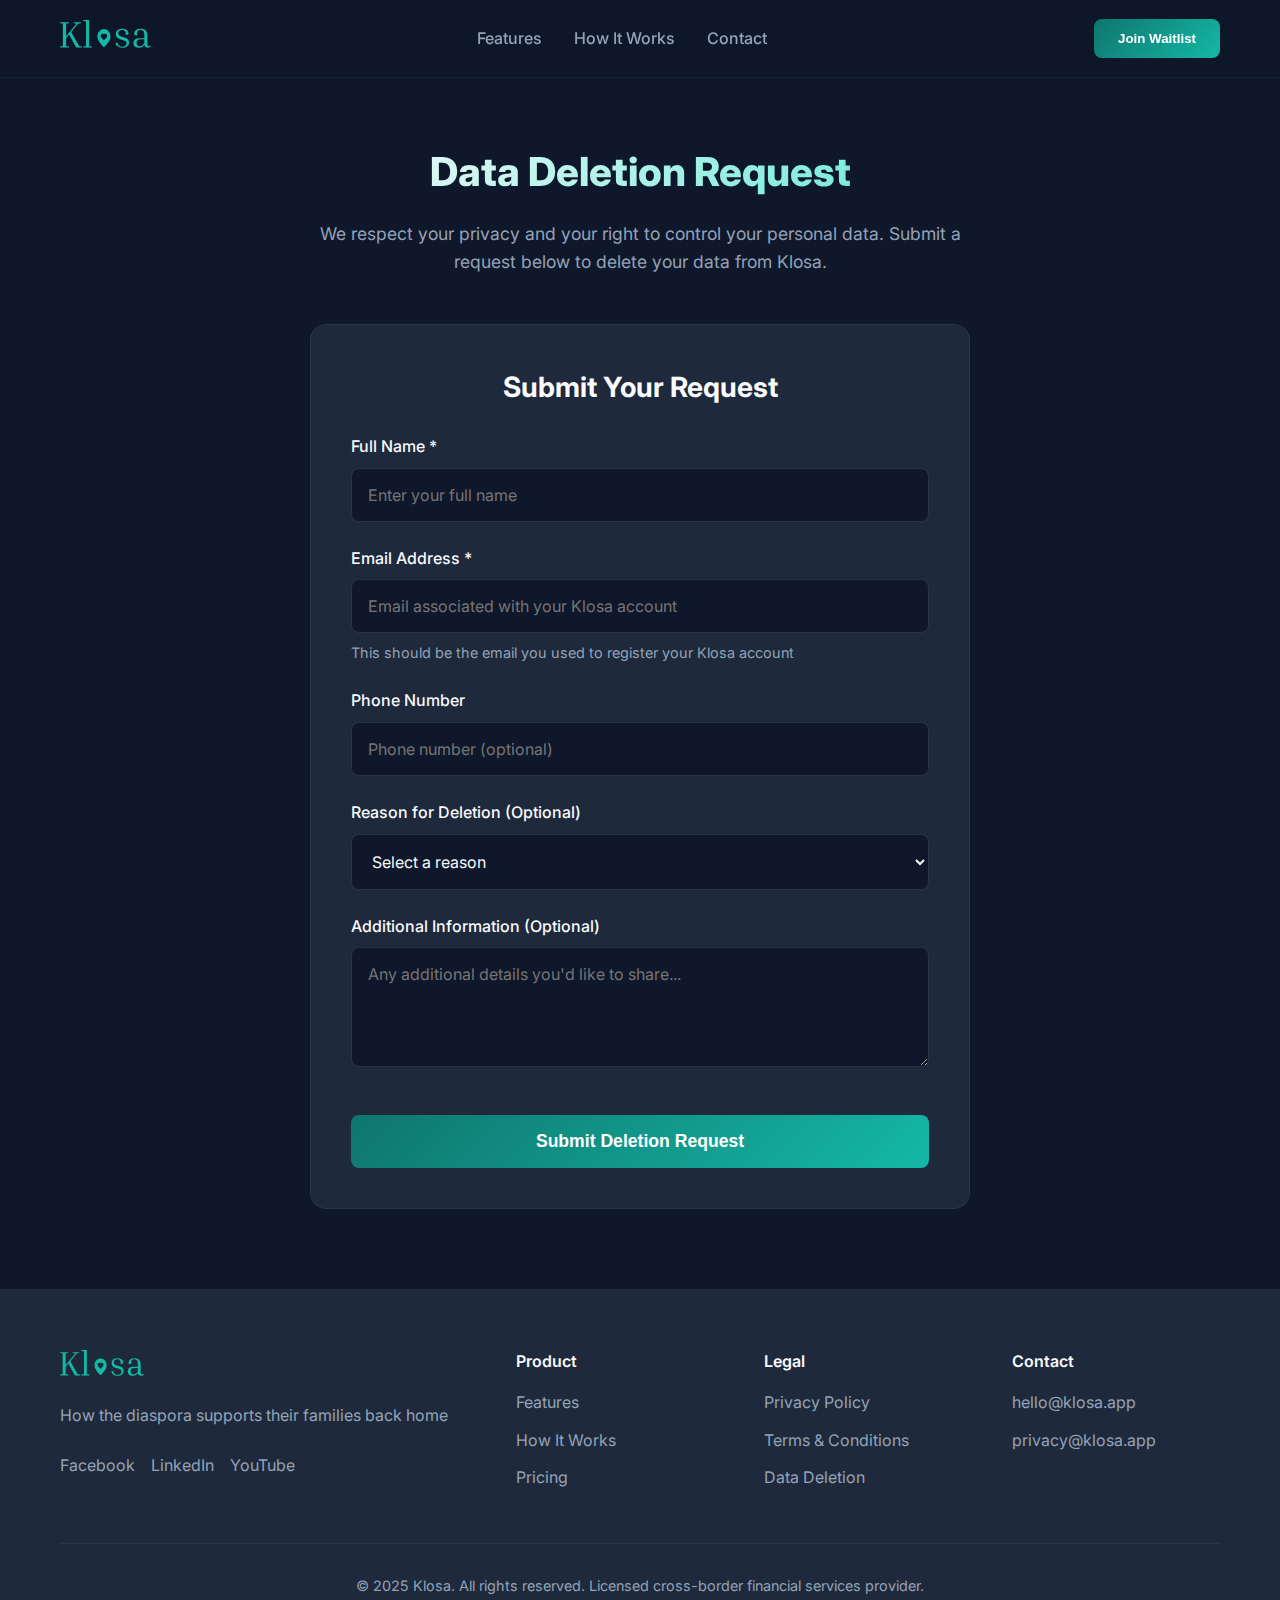
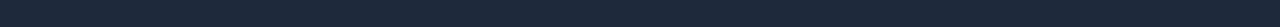
<file: data-deletion.html>
<!DOCTYPE html>
<html lang="en">
<head>
    <!-- Google tag (gtag.js) -->
    <script async src="https://www.googletagmanager.com/gtag/js?id=G-99FQP8KJYY"></script>
    <script>
      window.dataLayer = window.dataLayer || [];
      function gtag(){dataLayer.push(arguments);}
      gtag('js', new Date());

      gtag('config', 'G-99FQP8KJYY');
    </script>

    <meta charset="UTF-8">
    <meta name="viewport" content="width=device-width, initial-scale=1.0">
    <title>Data Deletion Request - Klosa</title>
    <meta name="description" content="Request deletion of your personal data from Klosa">
    <link rel="icon" type="image/svg+xml" href="fav.svg">
    <link rel="apple-touch-icon" href="fav.svg">
    <link rel="stylesheet" href="styles.css">
    <link rel="preconnect" href="https://fonts.googleapis.com">
    <link rel="preconnect" href="https://fonts.gstatic.com" crossorigin>
    <link href="https://fonts.googleapis.com/css2?family=Inter:wght@300;400;500;600;700;800&display=swap" rel="stylesheet">
    <style>
        .deletion-content {
            max-width: 700px;
            margin: 0 auto;
            padding: 140px 20px 80px;
            background: #0F172A;
        }
        .deletion-title {
            font-size: 2.5rem;
            font-weight: 800;
            margin-bottom: 1rem;
            text-align: center;
            background: linear-gradient(135deg, #F8FAFC, var(--primary-light));
            -webkit-background-clip: text;
            -webkit-text-fill-color: transparent;
            background-clip: text;
        }
        .deletion-subtitle {
            color: var(--text-gray);
            text-align: center;
            margin-bottom: 3rem;
            font-size: 1.1rem;
            line-height: 1.6;
        }
        .deletion-info {
            background: var(--dark-card);
            padding: 2rem;
            border-radius: 16px;
            border: 1px solid rgba(148, 163, 184, 0.1);
            margin-bottom: 2rem;
        }
        .deletion-info h2 {
            font-size: 1.5rem;
            color: var(--primary);
            margin-bottom: 1rem;
        }
        .deletion-info p {
            color: var(--text-gray);
            line-height: 1.8;
            margin-bottom: 1rem;
        }
        .deletion-info ul {
            color: var(--text-gray);
            line-height: 1.8;
            margin-left: 1.5rem;
            margin-bottom: 1rem;
        }
        .deletion-info ul li {
            margin-bottom: 0.5rem;
        }
        .deletion-form-container {
            background: var(--dark-card);
            padding: 2.5rem;
            border-radius: 16px;
            border: 1px solid rgba(148, 163, 184, 0.1);
        }
        .deletion-form-title {
            font-size: 1.75rem;
            font-weight: 700;
            color: var(--text-light);
            margin-bottom: 1.5rem;
            text-align: center;
        }
        .form-group {
            margin-bottom: 1.5rem;
        }
        .form-group label {
            display: block;
            color: var(--text-light);
            font-weight: 500;
            margin-bottom: 0.5rem;
        }
        .form-group input,
        .form-group select,
        .form-group textarea {
            width: 100%;
            padding: 1rem;
            border: 1px solid rgba(148, 163, 184, 0.2);
            border-radius: 8px;
            background: var(--dark-bg);
            color: var(--text-light);
            font-size: 1rem;
            font-family: 'Inter', sans-serif;
        }
        .form-group textarea {
            min-height: 120px;
            resize: vertical;
        }
        .form-group input:focus,
        .form-group select:focus,
        .form-group textarea:focus {
            outline: none;
            border-color: var(--primary);
        }
        .form-note {
            color: var(--text-gray);
            font-size: 0.9rem;
            margin-top: 0.5rem;
        }
        .submit-btn {
            width: 100%;
            background: linear-gradient(135deg, var(--gradient-start), var(--gradient-end));
            color: white;
            padding: 1rem 2rem;
            border: none;
            border-radius: 8px;
            font-weight: 600;
            font-size: 1.1rem;
            cursor: pointer;
            transition: transform 0.3s, box-shadow 0.3s;
            margin-top: 1rem;
        }
        .submit-btn:hover {
            transform: translateY(-2px);
            box-shadow: 0 10px 25px rgba(20, 184, 166, 0.3);
        }
        .success-alert {
            background: rgba(34, 197, 94, 0.1);
            border: 1px solid #22C55E;
            border-radius: 8px;
            padding: 1.5rem;
            margin-top: 1.5rem;
            display: none;
        }
        .success-alert p {
            color: #22C55E;
            text-align: center;
            margin: 0;
        }
    </style>
</head>
<body>
    <!-- Header -->
    <header class="header">
        <div class="container">
            <div class="nav">
                <div class="logo">
                    <a href="index.html">
                        <img src="Klosa_logo.svg" alt="Klosa" height="28">
                    </a>
                </div>
                <nav class="nav-links">
                    <a href="index.html#features">Features</a>
                    <a href="index.html#how-it-works">How It Works</a>
                    <a href="index.html#contact">Contact</a>
                </nav>
                <button class="btn-primary waitlist-btn">Join Waitlist</button>
            </div>
        </div>
    </header>

    <!-- Data Deletion Content -->
    <section class="deletion-content">
        <h1 class="deletion-title">Data Deletion Request</h1>
        <p class="deletion-subtitle">We respect your privacy and your right to control your personal data. Submit a request below to delete your data from Klosa.</p>

        <!--<div class="deletion-info">
            <h2>What happens when you request data deletion?</h2>
            <p>When you submit a data deletion request, we will:</p>
            <ul>
                <li>Verify your identity to protect your privacy</li>
                <li>Delete all personal data associated with your account</li>
                <li>Remove your transaction history and payment information</li>
                <li>Deactivate your account permanently</li>
                <li>Send you a confirmation email within 30 days</li>
            </ul>
            <p><strong>Please note:</strong> This action is irreversible. Once your data is deleted, you will not be able to recover your account or any associated information.</p>
        </div>-->

        <div class="deletion-form-container">
            <h2 class="deletion-form-title">Submit Your Request</h2>
            <form id="deletionForm">
                <div class="form-group">
                    <label for="fullName">Full Name *</label>
                    <input type="text" id="fullName" name="fullName" required placeholder="Enter your full name">
                </div>

                <div class="form-group">
                    <label for="email">Email Address *</label>
                    <input type="email" id="email" name="email" required placeholder="Email associated with your Klosa account">
                    <p class="form-note">This should be the email you used to register your Klosa account</p>
                </div>

                <div class="form-group">
                    <label for="phone">Phone Number</label>
                    <input type="tel" id="phone" name="phone" placeholder="Phone number (optional)">
                </div>

                <div class="form-group">
                    <label for="reason">Reason for Deletion (Optional)</label>
                    <select id="reason" name="reason">
                        <option value="">Select a reason</option>
                        <option value="no_longer_needed">No longer need the service</option>
                        <option value="privacy_concerns">Privacy concerns</option>
                        <option value="switching_service">Switching to another service</option>
                        <option value="other">Other</option>
                    </select>
                </div>

                <div class="form-group">
                    <label for="additionalInfo">Additional Information (Optional)</label>
                    <textarea id="additionalInfo" name="additionalInfo" placeholder="Any additional details you'd like to share..."></textarea>
                </div>

                <button type="submit" class="submit-btn">Submit Deletion Request</button>

                <div id="successAlert" class="success-alert">
                    <p>✅ Your data deletion request has been submitted successfully. We will process your request and send a confirmation email to your registered address within 30 days.</p>
                </div>
            </form>
        </div>
    </section>

    <!-- Footer -->
    <footer id="contact" class="footer">
        <div class="container">
            <div class="footer-grid">
                <div class="footer-col">
                    <div class="footer-logo">
                        <img src="Klosa_logo.svg" alt="Klosa" height="26">
                    </div>
                    <p class="footer-tagline">How the diaspora supports their families back home</p>
                    <div class="social-links">
                        <a href="https://www.facebook.com/profile.php?id=61578958076993" target="_blank" aria-label="Facebook">Facebook</a>
                        <a href="https://www.linkedin.com/company/klosa-inc/about/?viewAsMember=true" target="_blank" aria-label="LinkedIn">LinkedIn</a>
                        <a href="https://www.youtube.com/@KlosaInc" target="_blank" aria-label="YouTube">YouTube</a>
                    </div>
                </div>

                <div class="footer-col">
                    <h4 class="footer-heading">Product</h4>
                    <ul class="footer-links">
                        <li><a href="index.html#features">Features</a></li>
                        <li><a href="index.html#how-it-works">How It Works</a></li>
                        <li><a href="#">Pricing</a></li>
                    </ul>
                </div>

                <div class="footer-col">
                    <h4 class="footer-heading">Legal</h4>
                    <ul class="footer-links">
                        <li><a href="privacy.html">Privacy Policy</a></li>
                        <li><a href="terms.html">Terms & Conditions</a></li>
                        <li><a href="data-deletion.html">Data Deletion</a></li>
                    </ul>
                </div>

                <div class="footer-col">
                    <h4 class="footer-heading">Contact</h4>
                    <ul class="footer-links">
                        <li><a href="mailto:hello@klosa.app">hello@klosa.app</a></li>
                        <li><a href="mailto:privacy@klosa.app">privacy@klosa.app</a></li>
                    </ul>
                </div>
            </div>

            <div class="footer-bottom">
                <p>&copy; 2025 Klosa. All rights reserved. Licensed cross-border financial services provider.</p>
            </div>
        </div>
    </footer>

    <!-- Waitlist Modal -->
    <div id="waitlistModal" class="modal">
        <div class="modal-content">
            <span class="modal-close">&times;</span>
            <h2 class="modal-title">Join the Waitlist</h2>
            <p class="modal-subtitle">Be among the first to experience Klosa when we launch.</p>
            <form id="waitlistForm" class="waitlist-form">
                <input type="text" name="name" placeholder="Full Name" required>
                <input type="email" name="email" placeholder="Email Address" required>
                <input type="tel" name="phone" placeholder="Phone Number (optional)">
                <select name="country" required>
                    <option value="">Where do you send money to?</option>
                    <option value="GH">Ghana</option>
                    <option value="NG">Nigeria</option>
                    <option value="KE">Kenya</option>
                    <option value="OTHER">Other</option>
                </select>
                <button type="submit" class="btn-primary btn-block">Join Waitlist</button>
            </form>
            <div id="successMessage" class="success-message" style="display: none;">
                <p>✅ Thank you! You're on the waitlist. We'll notify you when Klosa launches.</p>
            </div>
        </div>
    </div>

    <script src="script.js"></script>
    <script>
        // Handle data deletion form submission
        const deletionForm = document.getElementById('deletionForm');
        const successAlert = document.getElementById('successAlert');

        deletionForm.addEventListener('submit', async (e) => {
            e.preventDefault();

            const formData = new FormData(deletionForm);
            const data = {
                fullName: formData.get('fullName'),
                email: formData.get('email'),
                phone: formData.get('phone'),
                reason: formData.get('reason'),
                additionalInfo: formData.get('additionalInfo'),
                timestamp: new Date().toISOString()
            };

            // In production, send this to your backend
            console.log('Data deletion request:', data);

            // Simulate API call
            await new Promise(resolve => setTimeout(resolve, 1000));

            // Show success message
            deletionForm.style.display = 'none';
            successAlert.style.display = 'block';

            // Optional: Send to your backend or email service
            // await fetch('YOUR_BACKEND_URL/api/data-deletion-request', {
            //     method: 'POST',
            //     headers: { 'Content-Type': 'application/json' },
            //     body: JSON.stringify(data)
            // });

            // Scroll to success message
            successAlert.scrollIntoView({ behavior: 'smooth', block: 'center' });
        });
    </script>

    <!--Start of Tawk.to Script-->
    <script type="text/javascript">
    var Tawk_API=Tawk_API||{}, Tawk_LoadStart=new Date();
    (function(){
    var s1=document.createElement("script"),s0=document.getElementsByTagName("script")[0];
    s1.async=true;
    s1.src='https://embed.tawk.to/68e3c141938202194d0a29dc/1j6sqlpt3';
    s1.charset='UTF-8';
    s1.setAttribute('crossorigin','*');
    s0.parentNode.insertBefore(s1,s0);
    })();
    </script>
    <!--End of Tawk.to Script-->
</body>
</html>
</file>
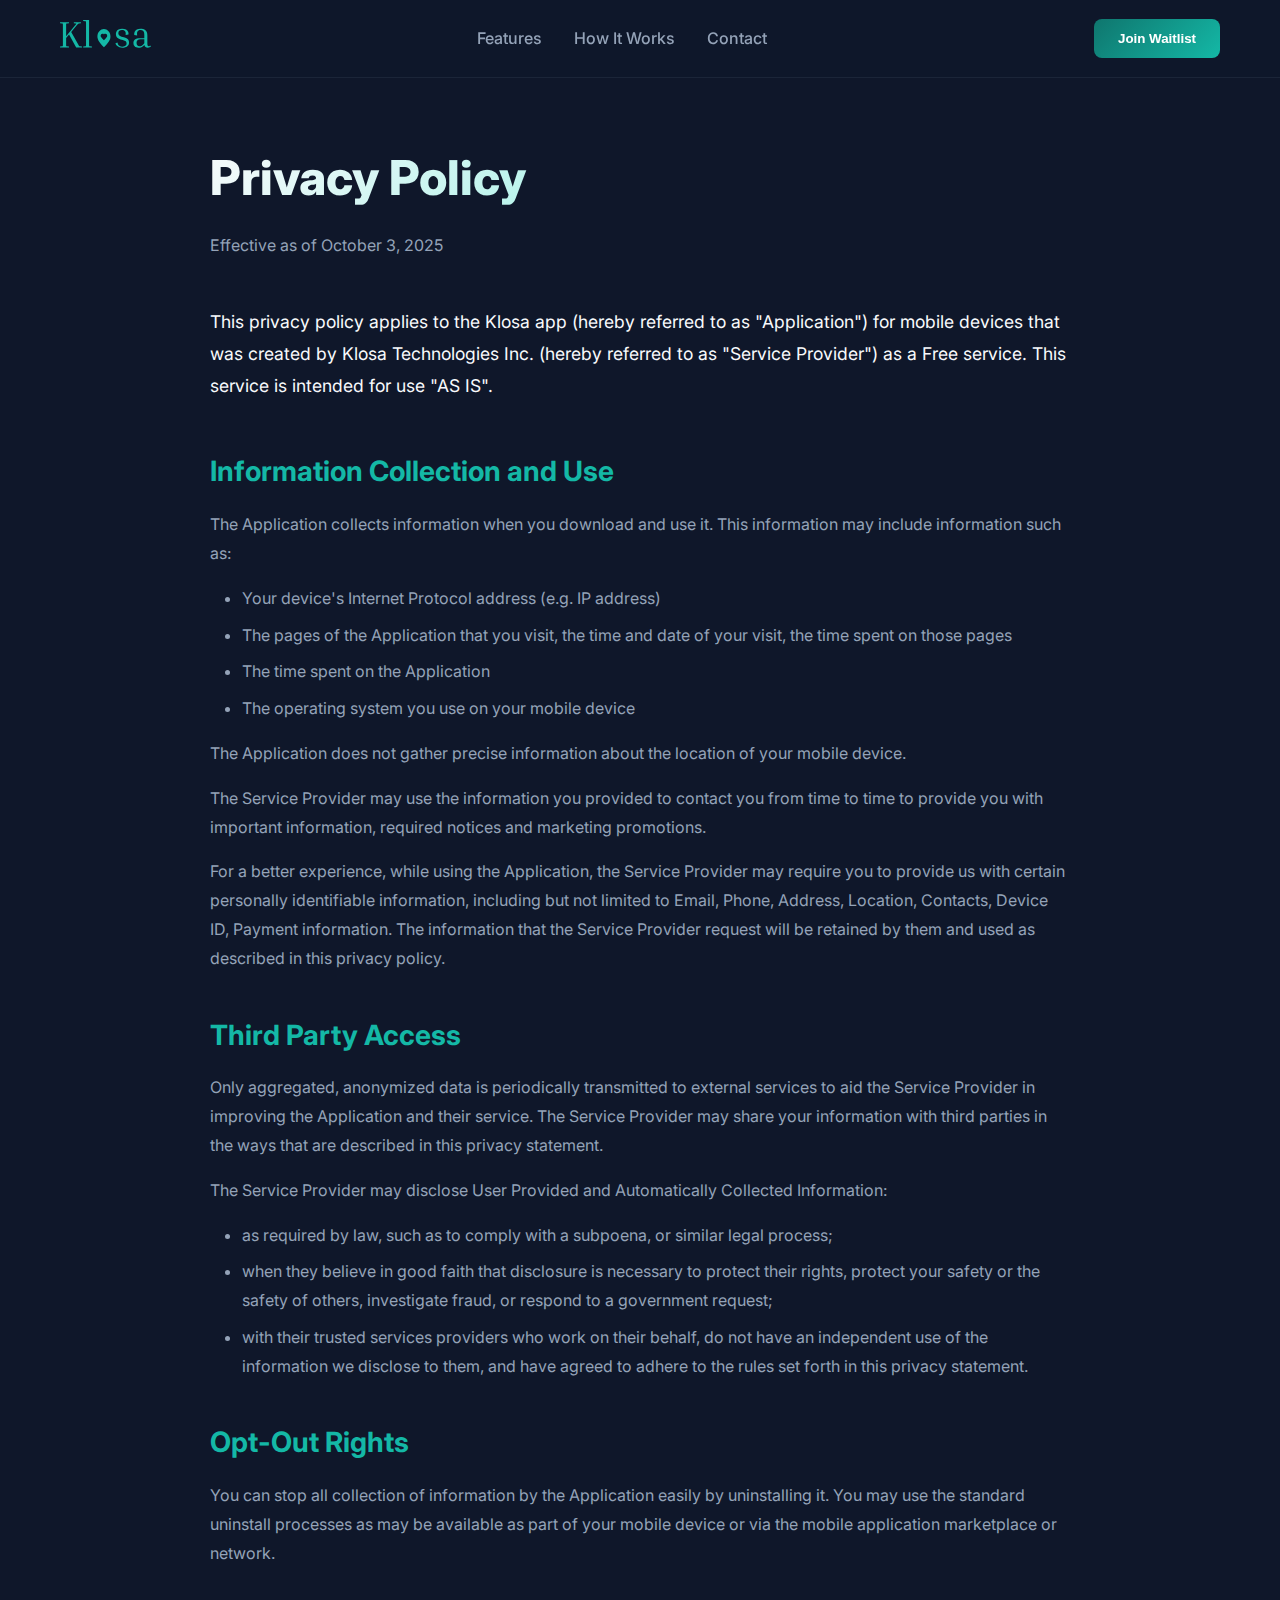
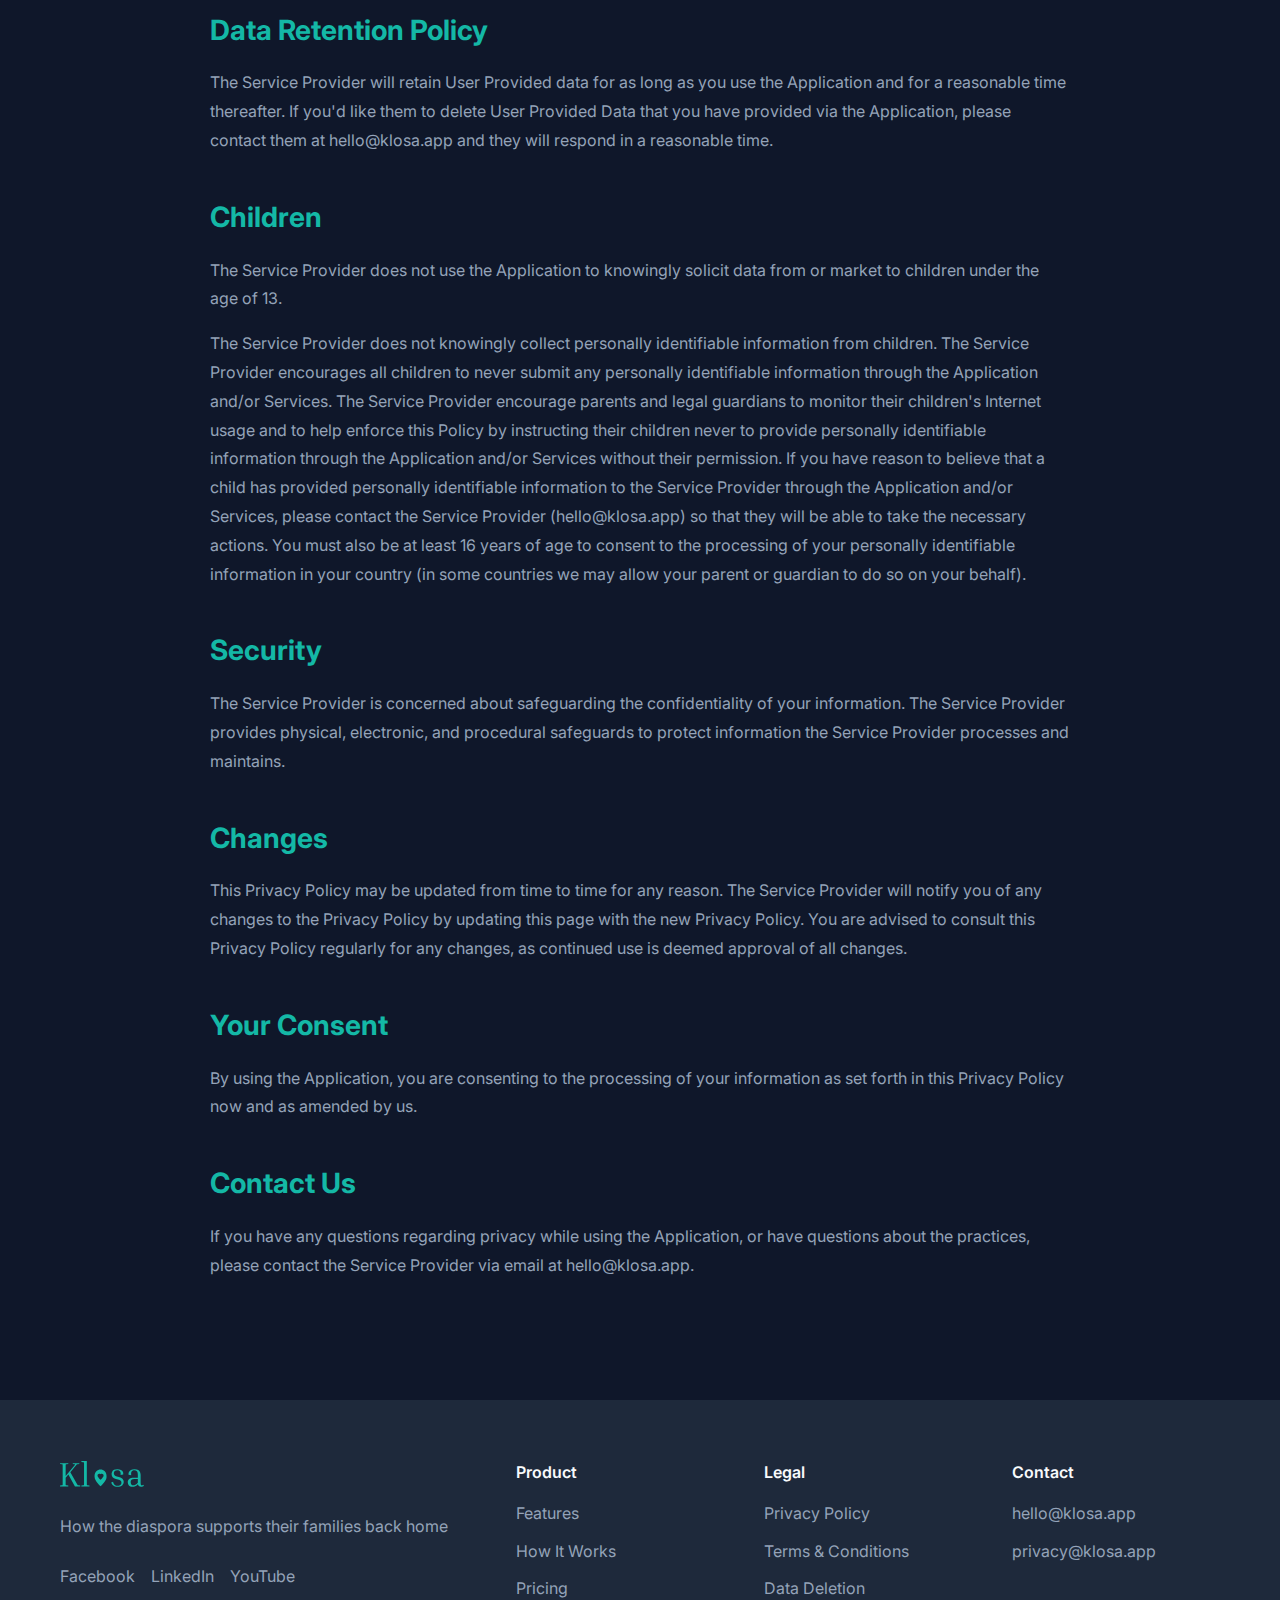
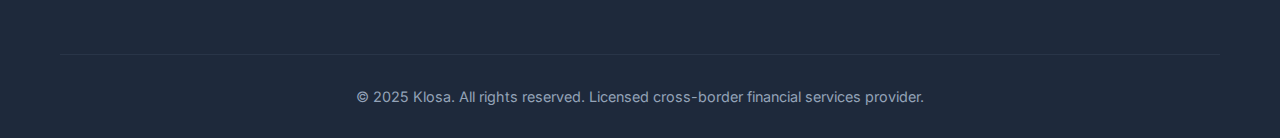
<file: privacy.html>
<!DOCTYPE html>
<html lang="en">
<head>
    <!-- Google tag (gtag.js) -->
    <script async src="https://www.googletagmanager.com/gtag/js?id=G-99FQP8KJYY"></script>
    <script>
      window.dataLayer = window.dataLayer || [];
      function gtag(){dataLayer.push(arguments);}
      gtag('js', new Date());

      gtag('config', 'G-99FQP8KJYY');
    </script>

    <meta charset="UTF-8">
    <meta name="viewport" content="width=device-width, initial-scale=1.0">
    <title>Privacy Policy - Klosa</title>
    <meta name="description" content="Klosa Privacy Policy - How we collect, use, and protect your information">
    <link rel="icon" type="image/svg+xml" href="fav.svg">
    <link rel="apple-touch-icon" href="fav.svg">
    <link rel="stylesheet" href="styles.css">
    <link rel="preconnect" href="https://fonts.googleapis.com">
    <link rel="preconnect" href="https://fonts.gstatic.com" crossorigin>
    <link href="https://fonts.googleapis.com/css2?family=Inter:wght@300;400;500;600;700;800&display=swap" rel="stylesheet">
    <style>
        .policy-content {
            max-width: 900px;
            margin: 0 auto;
            padding: 140px 20px 80px;
            background: #0F172A;
            color: var(--text-light);
        }
        .policy-title {
            font-size: 3rem;
            font-weight: 800;
            margin-bottom: 1rem;
            background: linear-gradient(135deg, #F8FAFC, var(--primary-light));
            -webkit-background-clip: text;
            -webkit-text-fill-color: transparent;
            background-clip: text;
        }
        .policy-date {
            color: var(--text-gray);
            margin-bottom: 3rem;
            font-size: 1rem;
        }
        .policy-section {
            margin-bottom: 2.5rem;
        }
        .policy-section h2 {
            font-size: 1.75rem;
            font-weight: 700;
            color: var(--primary);
            margin-bottom: 1rem;
        }
        .policy-section p {
            color: var(--text-gray);
            line-height: 1.8;
            margin-bottom: 1rem;
        }
        .policy-section ul {
            color: var(--text-gray);
            line-height: 1.8;
            margin-left: 2rem;
            margin-bottom: 1rem;
        }
        .policy-section ul li {
            margin-bottom: 0.5rem;
        }
        .policy-intro {
            font-size: 1.1rem;
            color: var(--text-light);
            margin-bottom: 3rem;
            line-height: 1.8;
        }
    </style>
</head>
<body>
    <!-- Header -->
    <header class="header">
        <div class="container">
            <div class="nav">
                <div class="logo">
                    <a href="index.html">
                        <img src="Klosa_logo.svg" alt="Klosa" height="28">
                    </a>
                </div>
                <nav class="nav-links">
                    <a href="index.html#features">Features</a>
                    <a href="index.html#how-it-works">How It Works</a>
                    <a href="index.html#contact">Contact</a>
                </nav>
                <button class="btn-primary waitlist-btn">Join Waitlist</button>
            </div>
        </div>
    </header>

    <!-- Privacy Policy Content -->
    <section class="policy-content">
        <h1 class="policy-title">Privacy Policy</h1>
        <p class="policy-date">Effective as of October 3, 2025</p>

        <p class="policy-intro">This privacy policy applies to the Klosa app (hereby referred to as "Application") for mobile devices that was created by Klosa Technologies Inc. (hereby referred to as "Service Provider") as a Free service. This service is intended for use "AS IS".</p>

        <div class="policy-section">
            <h2>Information Collection and Use</h2>
            <p>The Application collects information when you download and use it. This information may include information such as:</p>
            <ul>
                <li>Your device's Internet Protocol address (e.g. IP address)</li>
                <li>The pages of the Application that you visit, the time and date of your visit, the time spent on those pages</li>
                <li>The time spent on the Application</li>
                <li>The operating system you use on your mobile device</li>
            </ul>
            <p>The Application does not gather precise information about the location of your mobile device.</p>
            <p>The Service Provider may use the information you provided to contact you from time to time to provide you with important information, required notices and marketing promotions.</p>
            <p>For a better experience, while using the Application, the Service Provider may require you to provide us with certain personally identifiable information, including but not limited to Email, Phone, Address, Location, Contacts, Device ID, Payment information. The information that the Service Provider request will be retained by them and used as described in this privacy policy.</p>
        </div>

        <div class="policy-section">
            <h2>Third Party Access</h2>
            <p>Only aggregated, anonymized data is periodically transmitted to external services to aid the Service Provider in improving the Application and their service. The Service Provider may share your information with third parties in the ways that are described in this privacy statement.</p>
            <p>The Service Provider may disclose User Provided and Automatically Collected Information:</p>
            <ul>
                <li>as required by law, such as to comply with a subpoena, or similar legal process;</li>
                <li>when they believe in good faith that disclosure is necessary to protect their rights, protect your safety or the safety of others, investigate fraud, or respond to a government request;</li>
                <li>with their trusted services providers who work on their behalf, do not have an independent use of the information we disclose to them, and have agreed to adhere to the rules set forth in this privacy statement.</li>
            </ul>
        </div>

        <div class="policy-section">
            <h2>Opt-Out Rights</h2>
            <p>You can stop all collection of information by the Application easily by uninstalling it. You may use the standard uninstall processes as may be available as part of your mobile device or via the mobile application marketplace or network.</p>
        </div>

        <div class="policy-section">
            <h2>Data Retention Policy</h2>
            <p>The Service Provider will retain User Provided data for as long as you use the Application and for a reasonable time thereafter. If you'd like them to delete User Provided Data that you have provided via the Application, please contact them at hello@klosa.app and they will respond in a reasonable time.</p>
        </div>

        <div class="policy-section">
            <h2>Children</h2>
            <p>The Service Provider does not use the Application to knowingly solicit data from or market to children under the age of 13.</p>
            <p>The Service Provider does not knowingly collect personally identifiable information from children. The Service Provider encourages all children to never submit any personally identifiable information through the Application and/or Services. The Service Provider encourage parents and legal guardians to monitor their children's Internet usage and to help enforce this Policy by instructing their children never to provide personally identifiable information through the Application and/or Services without their permission. If you have reason to believe that a child has provided personally identifiable information to the Service Provider through the Application and/or Services, please contact the Service Provider (hello@klosa.app) so that they will be able to take the necessary actions. You must also be at least 16 years of age to consent to the processing of your personally identifiable information in your country (in some countries we may allow your parent or guardian to do so on your behalf).</p>
        </div>

        <div class="policy-section">
            <h2>Security</h2>
            <p>The Service Provider is concerned about safeguarding the confidentiality of your information. The Service Provider provides physical, electronic, and procedural safeguards to protect information the Service Provider processes and maintains.</p>
        </div>

        <div class="policy-section">
            <h2>Changes</h2>
            <p>This Privacy Policy may be updated from time to time for any reason. The Service Provider will notify you of any changes to the Privacy Policy by updating this page with the new Privacy Policy. You are advised to consult this Privacy Policy regularly for any changes, as continued use is deemed approval of all changes.</p>
        </div>

        <div class="policy-section">
            <h2>Your Consent</h2>
            <p>By using the Application, you are consenting to the processing of your information as set forth in this Privacy Policy now and as amended by us.</p>
        </div>

        <div class="policy-section">
            <h2>Contact Us</h2>
            <p>If you have any questions regarding privacy while using the Application, or have questions about the practices, please contact the Service Provider via email at hello@klosa.app.</p>
        </div>
    </section>

    <!-- Footer -->
    <footer id="contact" class="footer">
        <div class="container">
            <div class="footer-grid">
                <div class="footer-col">
                    <div class="footer-logo">
                        <img src="Klosa_logo.svg" alt="Klosa" height="26">
                    </div>
                    <p class="footer-tagline">How the diaspora supports their families back home</p>
                    <div class="social-links">
                        <a href="https://www.facebook.com/profile.php?id=61578958076993" target="_blank" aria-label="Facebook">Facebook</a>
                        <a href="https://www.linkedin.com/company/klosa-inc/about/?viewAsMember=true" target="_blank" aria-label="LinkedIn">LinkedIn</a>
                        <a href="https://www.youtube.com/@KlosaInc" target="_blank" aria-label="YouTube">YouTube</a>
                    </div>
                </div>

                <div class="footer-col">
                    <h4 class="footer-heading">Product</h4>
                    <ul class="footer-links">
                        <li><a href="index.html#features">Features</a></li>
                        <li><a href="index.html#how-it-works">How It Works</a></li>
                        <li><a href="#">Pricing</a></li>
                    </ul>
                </div>

                <div class="footer-col">
                    <h4 class="footer-heading">Legal</h4>
                    <ul class="footer-links">
                        <li><a href="privacy.html">Privacy Policy</a></li>
                        <li><a href="terms.html">Terms & Conditions</a></li>
                        <li><a href="#">Data Deletion</a></li>
                    </ul>
                </div>

                <div class="footer-col">
                    <h4 class="footer-heading">Contact</h4>
                    <ul class="footer-links">
                        <li><a href="mailto:hello@klosa.app">hello@klosa.app</a></li>
                        <li><a href="mailto:privacy@klosa.app">privacy@klosa.app</a></li>
                    </ul>
                </div>
            </div>

            <div class="footer-bottom">
                <p>&copy; 2025 Klosa. All rights reserved. Licensed cross-border financial services provider.</p>
            </div>
        </div>
    </footer>

    <!-- Waitlist Modal -->
    <div id="waitlistModal" class="modal">
        <div class="modal-content">
            <span class="modal-close">&times;</span>
            <h2 class="modal-title">Join the Waitlist</h2>
            <p class="modal-subtitle">Be among the first to experience Klosa when we launch.</p>
            <form id="waitlistForm" class="waitlist-form">
                <input type="text" name="name" placeholder="Full Name" required>
                <input type="email" name="email" placeholder="Email Address" required>
                <input type="tel" name="phone" placeholder="Phone Number (optional)">
                <select name="country" required>
                    <option value="">Where do you send money to?</option>
                    <option value="GH">Ghana</option>
                    <option value="NG">Nigeria</option>
                    <option value="KE">Kenya</option>
                    <option value="OTHER">Other</option>
                </select>
                <button type="submit" class="btn-primary btn-block">Join Waitlist</button>
            </form>
            <div id="successMessage" class="success-message" style="display: none;">
                <p>✅ Thank you! You're on the waitlist. We'll notify you when Klosa launches.</p>
            </div>
        </div>
    </div>

    <script src="script.js"></script>

    <!--Start of Tawk.to Script-->
    <script type="text/javascript">
    var Tawk_API=Tawk_API||{}, Tawk_LoadStart=new Date();
    (function(){
    var s1=document.createElement("script"),s0=document.getElementsByTagName("script")[0];
    s1.async=true;
    s1.src='https://embed.tawk.to/68e3c141938202194d0a29dc/1j6sqlpt3';
    s1.charset='UTF-8';
    s1.setAttribute('crossorigin','*');
    s0.parentNode.insertBefore(s1,s0);
    })();
    </script>
    <!--End of Tawk.to Script-->
</body>
</html>
</file>
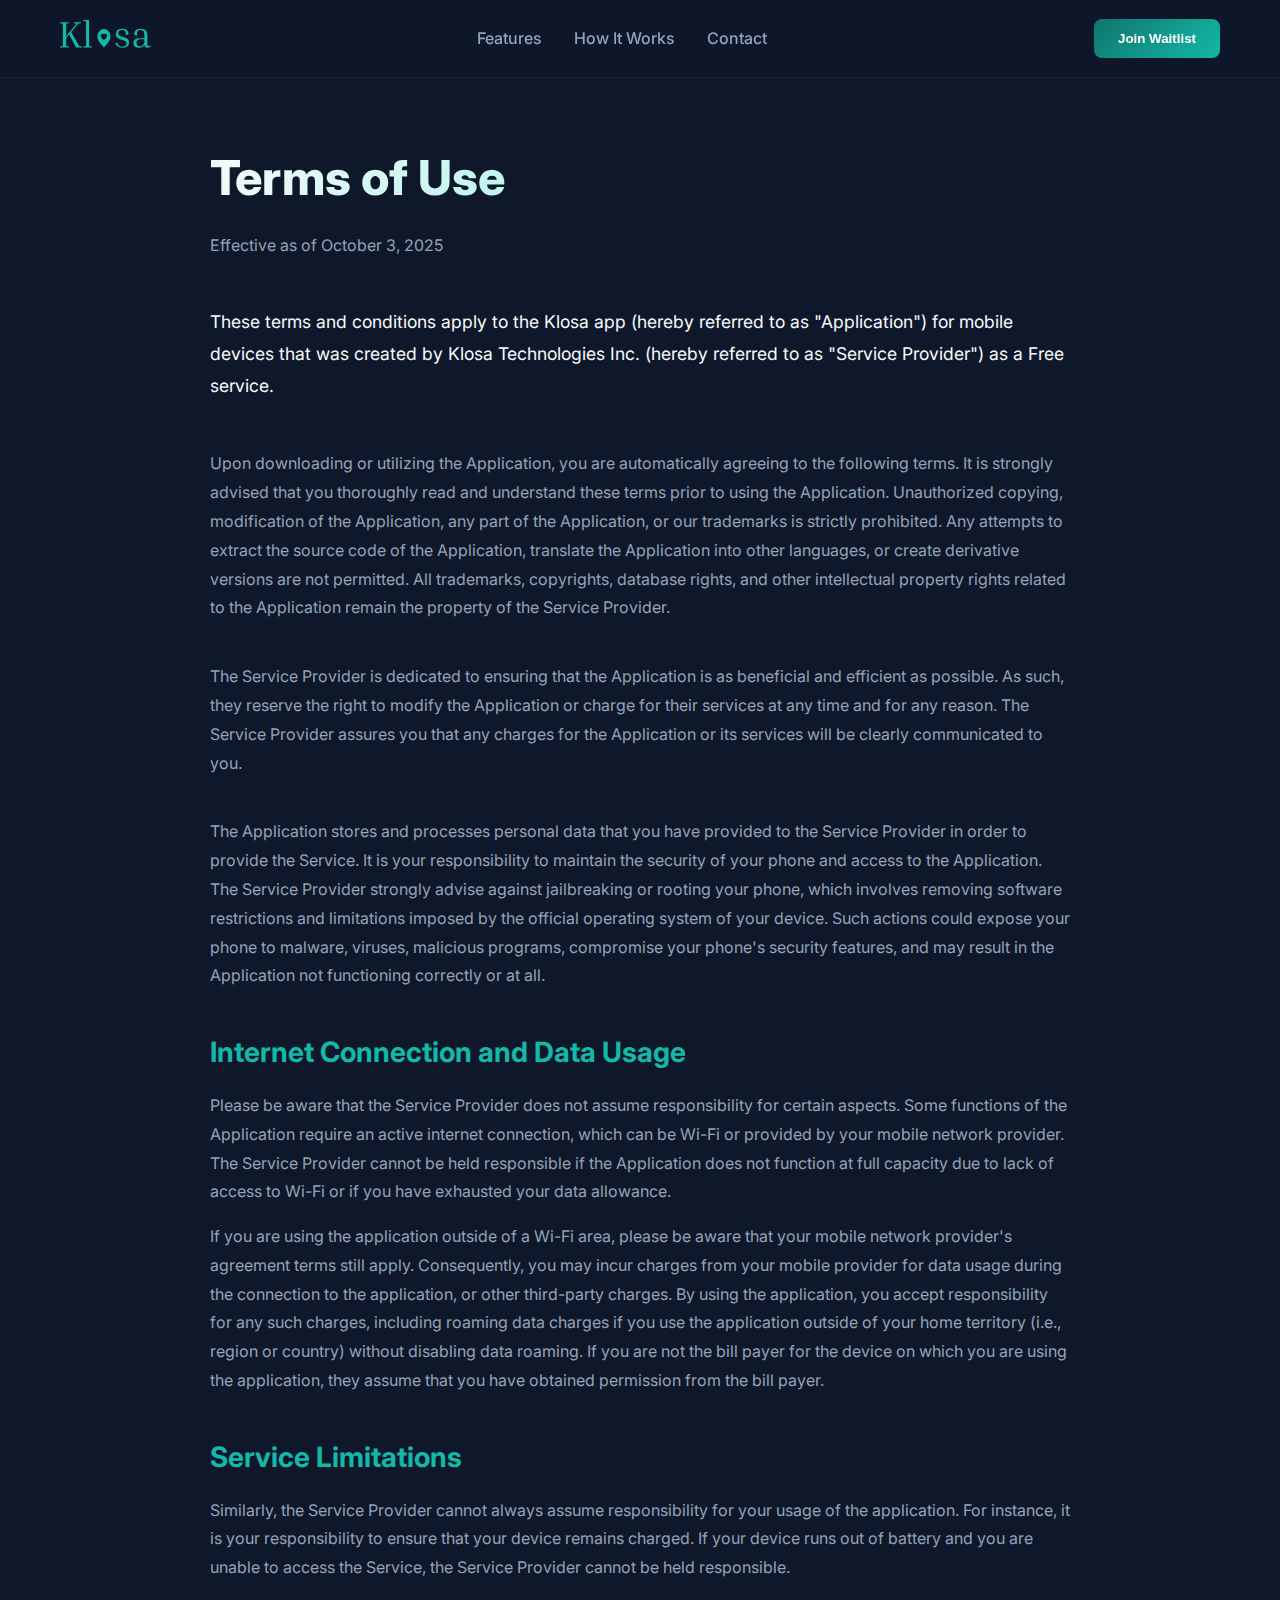
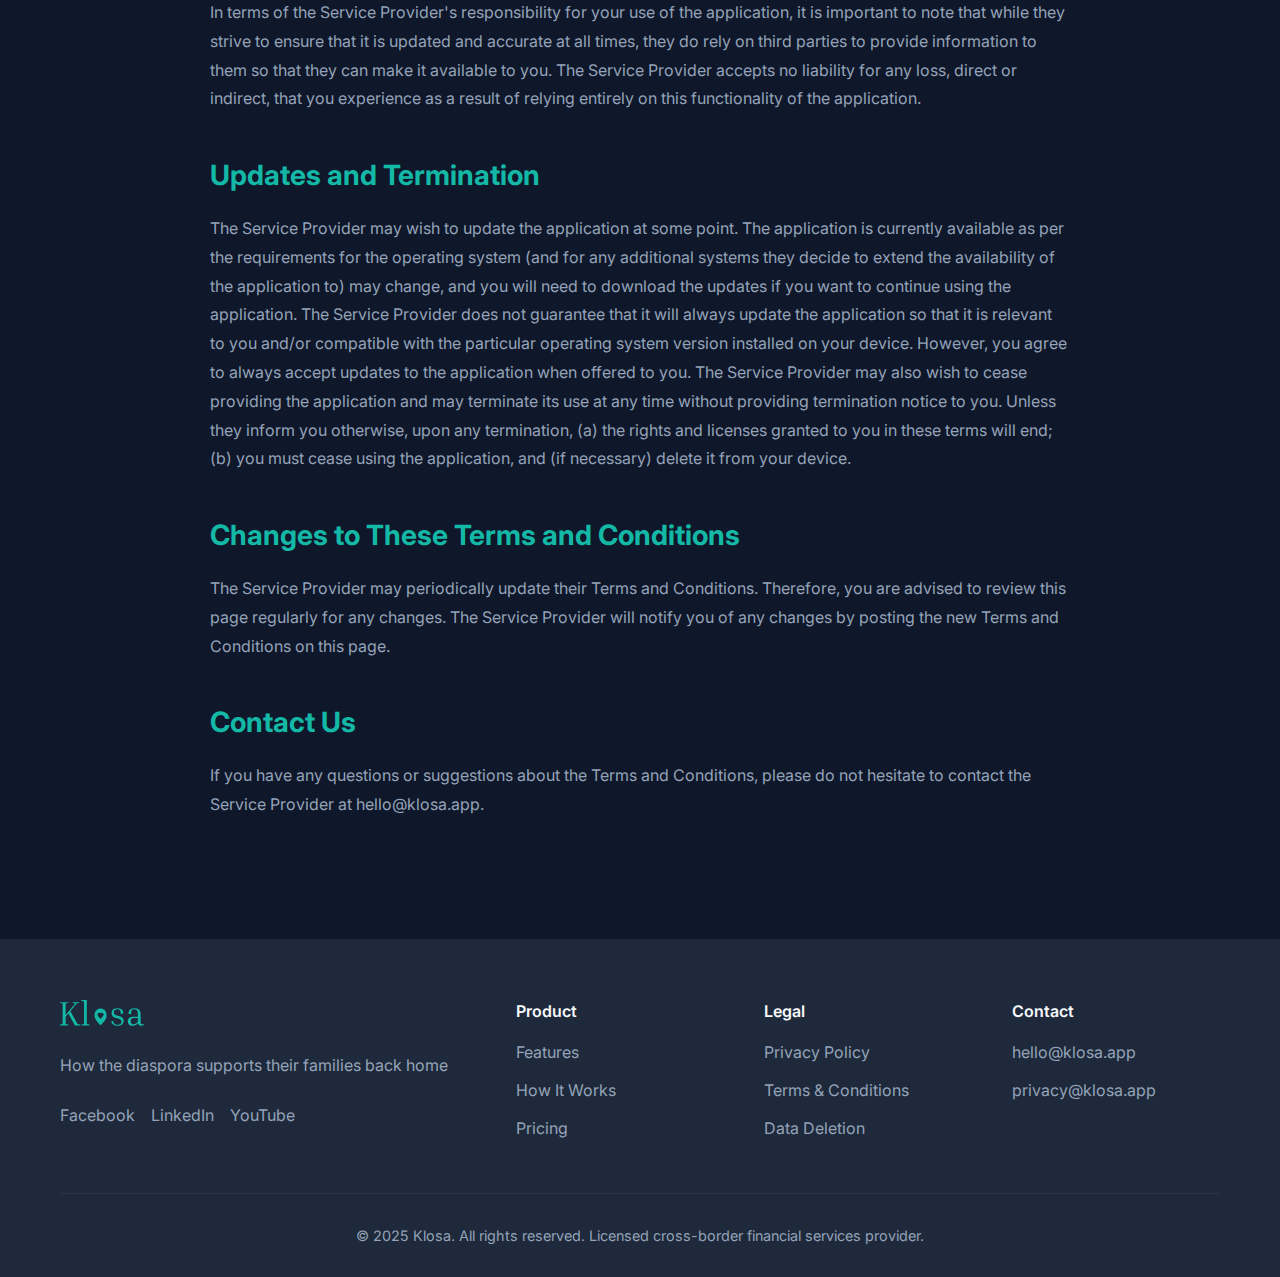
<file: terms.html>
<!DOCTYPE html>
<html lang="en">
<head>
    <!-- Google tag (gtag.js) -->
    <script async src="https://www.googletagmanager.com/gtag/js?id=G-99FQP8KJYY"></script>
    <script>
      window.dataLayer = window.dataLayer || [];
      function gtag(){dataLayer.push(arguments);}
      gtag('js', new Date());

      gtag('config', 'G-99FQP8KJYY');
    </script>

    <meta charset="UTF-8">
    <meta name="viewport" content="width=device-width, initial-scale=1.0">
    <title>Terms of Use - Klosa</title>
    <meta name="description" content="Klosa Terms of Use - Terms and conditions for using our mobile application">
    <link rel="icon" type="image/svg+xml" href="fav.svg">
    <link rel="apple-touch-icon" href="fav.svg">
    <link rel="stylesheet" href="styles.css">
    <link rel="preconnect" href="https://fonts.googleapis.com">
    <link rel="preconnect" href="https://fonts.gstatic.com" crossorigin>
    <link href="https://fonts.googleapis.com/css2?family=Inter:wght@300;400;500;600;700;800&display=swap" rel="stylesheet">
    <style>
        .policy-content {
            max-width: 900px;
            margin: 0 auto;
            padding: 140px 20px 80px;
            background: #0F172A;
            color: var(--text-light);
        }
        .policy-title {
            font-size: 3rem;
            font-weight: 800;
            margin-bottom: 1rem;
            background: linear-gradient(135deg, #F8FAFC, var(--primary-light));
            -webkit-background-clip: text;
            -webkit-text-fill-color: transparent;
            background-clip: text;
        }
        .policy-date {
            color: var(--text-gray);
            margin-bottom: 3rem;
            font-size: 1rem;
        }
        .policy-section {
            margin-bottom: 2.5rem;
        }
        .policy-section h2 {
            font-size: 1.75rem;
            font-weight: 700;
            color: var(--primary);
            margin-bottom: 1rem;
        }
        .policy-section p {
            color: var(--text-gray);
            line-height: 1.8;
            margin-bottom: 1rem;
        }
        .policy-intro {
            font-size: 1.1rem;
            color: var(--text-light);
            margin-bottom: 3rem;
            line-height: 1.8;
        }
    </style>
</head>
<body>
    <!-- Header -->
    <header class="header">
        <div class="container">
            <div class="nav">
                <div class="logo">
                    <a href="index.html">
                        <img src="Klosa_logo.svg" alt="Klosa" height="28">
                    </a>
                </div>
                <nav class="nav-links">
                    <a href="index.html#features">Features</a>
                    <a href="index.html#how-it-works">How It Works</a>
                    <a href="index.html#contact">Contact</a>
                </nav>
                <button class="btn-primary waitlist-btn">Join Waitlist</button>
            </div>
        </div>
    </header>

    <!-- Terms of Use Content -->
    <section class="policy-content">
        <h1 class="policy-title">Terms of Use</h1>
        <p class="policy-date">Effective as of October 3, 2025</p>

        <p class="policy-intro">These terms and conditions apply to the Klosa app (hereby referred to as "Application") for mobile devices that was created by Klosa Technologies Inc. (hereby referred to as "Service Provider") as a Free service.</p>

        <div class="policy-section">
            <p>Upon downloading or utilizing the Application, you are automatically agreeing to the following terms. It is strongly advised that you thoroughly read and understand these terms prior to using the Application. Unauthorized copying, modification of the Application, any part of the Application, or our trademarks is strictly prohibited. Any attempts to extract the source code of the Application, translate the Application into other languages, or create derivative versions are not permitted. All trademarks, copyrights, database rights, and other intellectual property rights related to the Application remain the property of the Service Provider.</p>
        </div>

        <div class="policy-section">
            <p>The Service Provider is dedicated to ensuring that the Application is as beneficial and efficient as possible. As such, they reserve the right to modify the Application or charge for their services at any time and for any reason. The Service Provider assures you that any charges for the Application or its services will be clearly communicated to you.</p>
        </div>

        <div class="policy-section">
            <p>The Application stores and processes personal data that you have provided to the Service Provider in order to provide the Service. It is your responsibility to maintain the security of your phone and access to the Application. The Service Provider strongly advise against jailbreaking or rooting your phone, which involves removing software restrictions and limitations imposed by the official operating system of your device. Such actions could expose your phone to malware, viruses, malicious programs, compromise your phone's security features, and may result in the Application not functioning correctly or at all.</p>
        </div>

        <div class="policy-section">
            <h2>Internet Connection and Data Usage</h2>
            <p>Please be aware that the Service Provider does not assume responsibility for certain aspects. Some functions of the Application require an active internet connection, which can be Wi-Fi or provided by your mobile network provider. The Service Provider cannot be held responsible if the Application does not function at full capacity due to lack of access to Wi-Fi or if you have exhausted your data allowance.</p>
            <p>If you are using the application outside of a Wi-Fi area, please be aware that your mobile network provider's agreement terms still apply. Consequently, you may incur charges from your mobile provider for data usage during the connection to the application, or other third-party charges. By using the application, you accept responsibility for any such charges, including roaming data charges if you use the application outside of your home territory (i.e., region or country) without disabling data roaming. If you are not the bill payer for the device on which you are using the application, they assume that you have obtained permission from the bill payer.</p>
        </div>

        <div class="policy-section">
            <h2>Service Limitations</h2>
            <p>Similarly, the Service Provider cannot always assume responsibility for your usage of the application. For instance, it is your responsibility to ensure that your device remains charged. If your device runs out of battery and you are unable to access the Service, the Service Provider cannot be held responsible.</p>
            <p>In terms of the Service Provider's responsibility for your use of the application, it is important to note that while they strive to ensure that it is updated and accurate at all times, they do rely on third parties to provide information to them so that they can make it available to you. The Service Provider accepts no liability for any loss, direct or indirect, that you experience as a result of relying entirely on this functionality of the application.</p>
        </div>

        <div class="policy-section">
            <h2>Updates and Termination</h2>
            <p>The Service Provider may wish to update the application at some point. The application is currently available as per the requirements for the operating system (and for any additional systems they decide to extend the availability of the application to) may change, and you will need to download the updates if you want to continue using the application. The Service Provider does not guarantee that it will always update the application so that it is relevant to you and/or compatible with the particular operating system version installed on your device. However, you agree to always accept updates to the application when offered to you. The Service Provider may also wish to cease providing the application and may terminate its use at any time without providing termination notice to you. Unless they inform you otherwise, upon any termination, (a) the rights and licenses granted to you in these terms will end; (b) you must cease using the application, and (if necessary) delete it from your device.</p>
        </div>

        <div class="policy-section">
            <h2>Changes to These Terms and Conditions</h2>
            <p>The Service Provider may periodically update their Terms and Conditions. Therefore, you are advised to review this page regularly for any changes. The Service Provider will notify you of any changes by posting the new Terms and Conditions on this page.</p>
        </div>

        <div class="policy-section">
            <h2>Contact Us</h2>
            <p>If you have any questions or suggestions about the Terms and Conditions, please do not hesitate to contact the Service Provider at hello@klosa.app.</p>
        </div>
    </section>

    <!-- Footer -->
    <footer id="contact" class="footer">
        <div class="container">
            <div class="footer-grid">
                <div class="footer-col">
                    <div class="footer-logo">
                        <img src="Klosa_logo.svg" alt="Klosa" height="26">
                    </div>
                    <p class="footer-tagline">How the diaspora supports their families back home</p>
                    <div class="social-links">
                        <a href="https://www.facebook.com/profile.php?id=61578958076993" target="_blank" aria-label="Facebook">Facebook</a>
                        <a href="https://www.linkedin.com/company/klosa-inc/about/?viewAsMember=true" target="_blank" aria-label="LinkedIn">LinkedIn</a>
                        <a href="https://www.youtube.com/@KlosaInc" target="_blank" aria-label="YouTube">YouTube</a>
                    </div>
                </div>

                <div class="footer-col">
                    <h4 class="footer-heading">Product</h4>
                    <ul class="footer-links">
                        <li><a href="index.html#features">Features</a></li>
                        <li><a href="index.html#how-it-works">How It Works</a></li>
                        <li><a href="#">Pricing</a></li>
                    </ul>
                </div>

                <div class="footer-col">
                    <h4 class="footer-heading">Legal</h4>
                    <ul class="footer-links">
                        <li><a href="privacy.html">Privacy Policy</a></li>
                        <li><a href="terms.html">Terms & Conditions</a></li>
                        <li><a href="#">Data Deletion</a></li>
                    </ul>
                </div>

                <div class="footer-col">
                    <h4 class="footer-heading">Contact</h4>
                    <ul class="footer-links">
                        <li><a href="mailto:hello@klosa.app">hello@klosa.app</a></li>
                        <li><a href="mailto:privacy@klosa.app">privacy@klosa.app</a></li>
                    </ul>
                </div>
            </div>

            <div class="footer-bottom">
                <p>&copy; 2025 Klosa. All rights reserved. Licensed cross-border financial services provider.</p>
            </div>
        </div>
    </footer>

    <!-- Waitlist Modal -->
    <div id="waitlistModal" class="modal">
        <div class="modal-content">
            <span class="modal-close">&times;</span>
            <h2 class="modal-title">Join the Waitlist</h2>
            <p class="modal-subtitle">Be among the first to experience Klosa when we launch.</p>
            <form id="waitlistForm" class="waitlist-form">
                <input type="text" name="name" placeholder="Full Name" required>
                <input type="email" name="email" placeholder="Email Address" required>
                <input type="tel" name="phone" placeholder="Phone Number (optional)">
                <select name="country" required>
                    <option value="">Where do you send money to?</option>
                    <option value="GH">Ghana</option>
                    <option value="NG">Nigeria</option>
                    <option value="KE">Kenya</option>
                    <option value="OTHER">Other</option>
                </select>
                <button type="submit" class="btn-primary btn-block">Join Waitlist</button>
            </form>
            <div id="successMessage" class="success-message" style="display: none;">
                <p>✅ Thank you! You're on the waitlist. We'll notify you when Klosa launches.</p>
            </div>
        </div>
    </div>

    <script src="script.js"></script>

    <!--Start of Tawk.to Script-->
    <script type="text/javascript">
    var Tawk_API=Tawk_API||{}, Tawk_LoadStart=new Date();
    (function(){
    var s1=document.createElement("script"),s0=document.getElementsByTagName("script")[0];
    s1.async=true;
    s1.src='https://embed.tawk.to/68e3c141938202194d0a29dc/1j6sqlpt3';
    s1.charset='UTF-8';
    s1.setAttribute('crossorigin','*');
    s0.parentNode.insertBefore(s1,s0);
    })();
    </script>
    <!--End of Tawk.to Script-->
</body>
</html>
</file>
<file: styles.css>
/* Reset and Base Styles */
* {
    margin: 0;
    padding: 0;
    box-sizing: border-box;
}

:root {
    /* Klosa Brand Colors */
    --primary: #14B8A6;
    --primary-dark: #0F766E;
    --primary-light: #5EEAD4;
    --accent: #F97316;
    --dark-bg: #0F172A;
    --dark-card: #1E293B;
    --text-light: #F8FAFC;
    --text-gray: #94A3B8;
    --gradient-start: #0F766E;
    --gradient-end: #14B8A6;
}

body {
    font-family: 'Inter', -apple-system, BlinkMacSystemFont, 'Segoe UI', Roboto, Oxygen, Ubuntu, Cantarell, sans-serif;
    color: var(--text-light);
    background: var(--dark-bg);
    line-height: 1.6;
    overflow-x: hidden;
}

.container {
    max-width: 1200px;
    margin: 0 auto;
    padding: 0 20px;
}

/* Header */
.header {
    position: fixed;
    top: 0;
    left: 0;
    right: 0;
    z-index: 1000;
    background: rgba(15, 23, 42, 0.95);
    backdrop-filter: blur(10px);
    border-bottom: 1px solid rgba(148, 163, 184, 0.1);
}

.nav {
    display: flex;
    align-items: center;
    justify-content: space-between;
    padding: 1rem 0;
}

.logo {
    font-size: 1.75rem;
    font-weight: 700;
    color: var(--primary);
}

.nav-links {
    display: flex;
    gap: 2rem;
    align-items: center;
}

.nav-links a {
    color: var(--text-gray);
    text-decoration: none;
    font-weight: 500;
    transition: color 0.3s;
}

.nav-links a:hover {
    color: var(--primary);
}

.btn-primary {
    background: linear-gradient(135deg, var(--gradient-start), var(--gradient-end));
    color: white;
    padding: 0.75rem 1.5rem;
    border: none;
    border-radius: 8px;
    font-weight: 600;
    cursor: pointer;
    transition: transform 0.3s, box-shadow 0.3s;
}

.btn-primary:hover {
    transform: translateY(-2px);
    box-shadow: 0 10px 25px rgba(20, 184, 166, 0.3);
}

.btn-large {
    padding: 1rem 2.5rem;
    font-size: 1.1rem;
}

.btn-block {
    width: 100%;
}

/* Hero Section */
.hero {
    padding: 140px 0 120px;
    background: #0F172A;
    position: relative;
    overflow: hidden;
    height: 1000px;
}

.hero-content {
    display: grid;
    grid-template-columns: 1fr 1fr;
    gap: 60px;
    align-items: center;
}

.hero-title {
    font-size: 3.5rem;
    font-weight: 800;
    line-height: 1.1;
    margin-bottom: 1.5rem;
    background: linear-gradient(135deg, #F8FAFC, var(--primary-light));
    -webkit-background-clip: text;
    -webkit-text-fill-color: transparent;
    background-clip: text;
}

.hero-subtitle {
    font-size: 1.25rem;
    color: var(--text-gray);
    margin-bottom: 2.5rem;
    line-height: 1.6;
}

.hero-cta {
    display: flex;
    gap: 1rem;
    flex-wrap: wrap;
}

.store-badge {
    display: inline-block;
}

.store-badge img {
    height: 50px;
    width: 150px;
    object-fit: contain;
    transition: transform 0.3s;
}

.store-badge.app-store img {
    height: 50px;
    width: 150px;
}

.store-badge.play-store img {
    height: 50px;
    width: 150px;
}

.store-badge:hover img {
    transform: scale(1.05);
}

/* Phone Image */
.hero-image {
    position: relative;
    display: flex;
    justify-content: center;
    align-items: center;
}

.phone-image-container {
    position: relative;
    max-width: 900px;
    width: 100%;
    height: auto;
    display: flex;
    align-items: center;
    justify-content: center;
}

.phone-screenshot {
    position: relative;
    width: 140%;
    height: auto;
    object-fit: contain;
    opacity: 0;
    transition: opacity 1s ease-in-out;
    background: transparent;
    transform: scale(1.4);
}

.phone-screenshot.active {
    opacity: 1;
}

/* Stats Section */
.stats {
    padding: 60px 0;
    background: var(--dark-card);
}

.stats-grid {
    display: grid;
    grid-template-columns: repeat(3, 1fr);
    gap: 40px;
    text-align: center;
}

.stat-number {
    font-size: 3rem;
    font-weight: 800;
    color: var(--primary);
    margin-bottom: 0.5rem;
}

.stat-label {
    color: var(--text-gray);
    font-size: 1rem;
}

/* Features Section */
.features {
    padding: 100px 0;
}

.section-title {
    font-size: 2.5rem;
    font-weight: 700;
    text-align: center;
    margin-bottom: 1rem;
}

.section-subtitle {
    font-size: 1.1rem;
    color: var(--text-gray);
    text-align: center;
    max-width: 800px;
    margin: 0 auto 60px;
}

.features-grid {
    display: grid;
    grid-template-columns: repeat(3, 1fr);
    gap: 30px;
}

.feature-card {
    background: var(--dark-card);
    padding: 2rem;
    border-radius: 16px;
    border: 1px solid rgba(148, 163, 184, 0.1);
    transition: transform 0.3s, box-shadow 0.3s;
}

.feature-card:hover {
    transform: translateY(-5px);
    box-shadow: 0 10px 30px rgba(20, 184, 166, 0.15);
    border-color: var(--primary);
}

.feature-icon {
    font-size: 2.5rem;
    margin-bottom: 1rem;
}

.feature-title {
    font-size: 1.25rem;
    font-weight: 600;
    margin-bottom: 0.75rem;
}

.feature-description {
    color: var(--text-gray);
    font-size: 0.95rem;
}

/* How It Works */
.how-it-works {
    padding: 100px 0;
    background: var(--dark-card);
}

.how-it-works-content {
    display: grid;
    grid-template-columns: 1fr 1.5fr;
    gap: 80px;
    margin-top: 60px;
    align-items: center;
}

.user-image-container {
    position: relative;
    width: 100%;
    display: flex;
    justify-content: center;
    align-items: center;
}

.user-image {
    width: 100%;
    max-width: 400px;
    height: auto;
    border-radius: 16px;
    box-shadow: 0 20px 40px rgba(0, 0, 0, 0.3);
}

.steps-list {
    display: flex;
    flex-direction: column;
    gap: 40px;
}

.step {
    display: flex;
    gap: 20px;
    align-items: flex-start;
    position: relative;
}

.step::after {
    content: '';
    position: absolute;
    left: 29px;
    top: 70px;
    width: 2px;
    height: calc(100% + 30px);
    background: linear-gradient(180deg, var(--primary), transparent);
}

.step:last-child::after {
    display: none;
}

.step-number {
    flex-shrink: 0;
    width: 60px;
    height: 60px;
    background: linear-gradient(135deg, var(--gradient-start), var(--gradient-end));
    border-radius: 50%;
    display: flex;
    align-items: center;
    justify-content: center;
    font-size: 1.5rem;
    font-weight: 700;
}

.step-content {
    flex: 1;
    padding-top: 8px;
}

.step-title {
    font-size: 1.5rem;
    margin-bottom: 0.5rem;
    color: var(--text-light);
}

.step-description {
    color: var(--text-gray);
    line-height: 1.6;
}

/* CTA Section */
.cta {
    padding: 100px 0;
    background: linear-gradient(135deg, var(--gradient-start), var(--gradient-end));
}

.cta-content {
    text-align: center;
}

.cta-title {
    font-size: 2.5rem;
    font-weight: 700;
    margin-bottom: 1rem;
}

.cta-subtitle {
    font-size: 1.25rem;
    margin-bottom: 2rem;
    opacity: 0.9;
}

/* Footer */
.footer {
    background: var(--dark-card);
    padding: 60px 0 30px;
}

.footer-grid {
    display: grid;
    grid-template-columns: 2fr 1fr 1fr 1fr;
    gap: 40px;
    margin-bottom: 40px;
}

.footer-logo {
    font-size: 1.5rem;
    font-weight: 700;
    color: var(--primary);
    margin-bottom: 1rem;
}

.footer-tagline {
    color: var(--text-gray);
    margin-bottom: 1.5rem;
}

.social-links {
    display: flex;
    gap: 1rem;
}

.social-links a {
    color: var(--text-gray);
    text-decoration: none;
    transition: color 0.3s;
}

.social-links a:hover {
    color: var(--primary);
}

.footer-heading {
    font-size: 1rem;
    font-weight: 600;
    margin-bottom: 1rem;
}

.footer-links {
    list-style: none;
}

.footer-links li {
    margin-bottom: 0.75rem;
}

.footer-links a {
    color: var(--text-gray);
    text-decoration: none;
    transition: color 0.3s;
}

.footer-links a:hover {
    color: var(--primary);
}

.footer-bottom {
    text-align: center;
    padding-top: 30px;
    border-top: 1px solid rgba(148, 163, 184, 0.1);
    color: var(--text-gray);
    font-size: 0.9rem;
}

/* Modal */
.modal {
    display: none;
    position: fixed;
    z-index: 2000;
    left: 0;
    top: 0;
    width: 100%;
    height: 100%;
    background: rgba(15, 23, 42, 0.9);
    backdrop-filter: blur(5px);
}

.modal-content {
    background: var(--dark-card);
    margin: 5% auto;
    padding: 40px;
    border-radius: 16px;
    max-width: 500px;
    position: relative;
    animation: slideDown 0.3s ease;
}

@keyframes slideDown {
    from { transform: translateY(-50px); opacity: 0; }
    to { transform: translateY(0); opacity: 1; }
}

.modal-close {
    position: absolute;
    right: 20px;
    top: 20px;
    font-size: 2rem;
    cursor: pointer;
    color: var(--text-gray);
    transition: color 0.3s;
}

.modal-close:hover {
    color: var(--primary);
}

.modal-title {
    font-size: 2rem;
    margin-bottom: 0.5rem;
}

.modal-subtitle {
    color: var(--text-gray);
    margin-bottom: 2rem;
}

.waitlist-form {
    display: flex;
    flex-direction: column;
    gap: 1rem;
}

.waitlist-form input,
.waitlist-form select {
    padding: 1rem;
    border: 1px solid rgba(148, 163, 184, 0.2);
    border-radius: 8px;
    background: var(--dark-bg);
    color: var(--text-light);
    font-size: 1rem;
}

.waitlist-form input:focus,
.waitlist-form select:focus {
    outline: none;
    border-color: var(--primary);
}

.success-message {
    background: rgba(34, 197, 94, 0.1);
    border: 1px solid #22C55E;
    border-radius: 8px;
    padding: 1.5rem;
    margin-top: 1rem;
}

.success-message p {
    color: #22C55E;
    text-align: center;
}

/* Responsive Design */
@media (max-width: 968px) {
    .nav-links {
        display: none;
    }

    .hero-content {
        grid-template-columns: 1fr;
        text-align: center;
    }

    .hero-title {
        font-size: 2.5rem;
    }

    .hero-image {
        margin-top: 40px;
    }

    .stats-grid {
        grid-template-columns: 1fr;
        gap: 30px;
    }

    .how-it-works-content {
        grid-template-columns: 1fr;
        gap: 40px;
    }

    .user-image-container {
        order: 2;
    }

    .steps-list {
        order: 1;
    }

    .footer-grid {
        grid-template-columns: 1fr;
    }
}

@media (max-width: 640px) {
    .hero-title {
        font-size: 2rem;
    }

    .hero-subtitle {
        font-size: 1rem;
    }

    .hero-cta {
        flex-direction: column;
        align-items: center;
    }

    .phone-image-container {
        max-width: 280px;
    }

    .section-title {
        font-size: 2rem;
    }

    .cta-title {
        font-size: 2rem;
    }

    .how-it-works-content {
        grid-template-columns: 1fr;
    }

    .user-image {
        max-width: 300px;
    }
}
</file>
